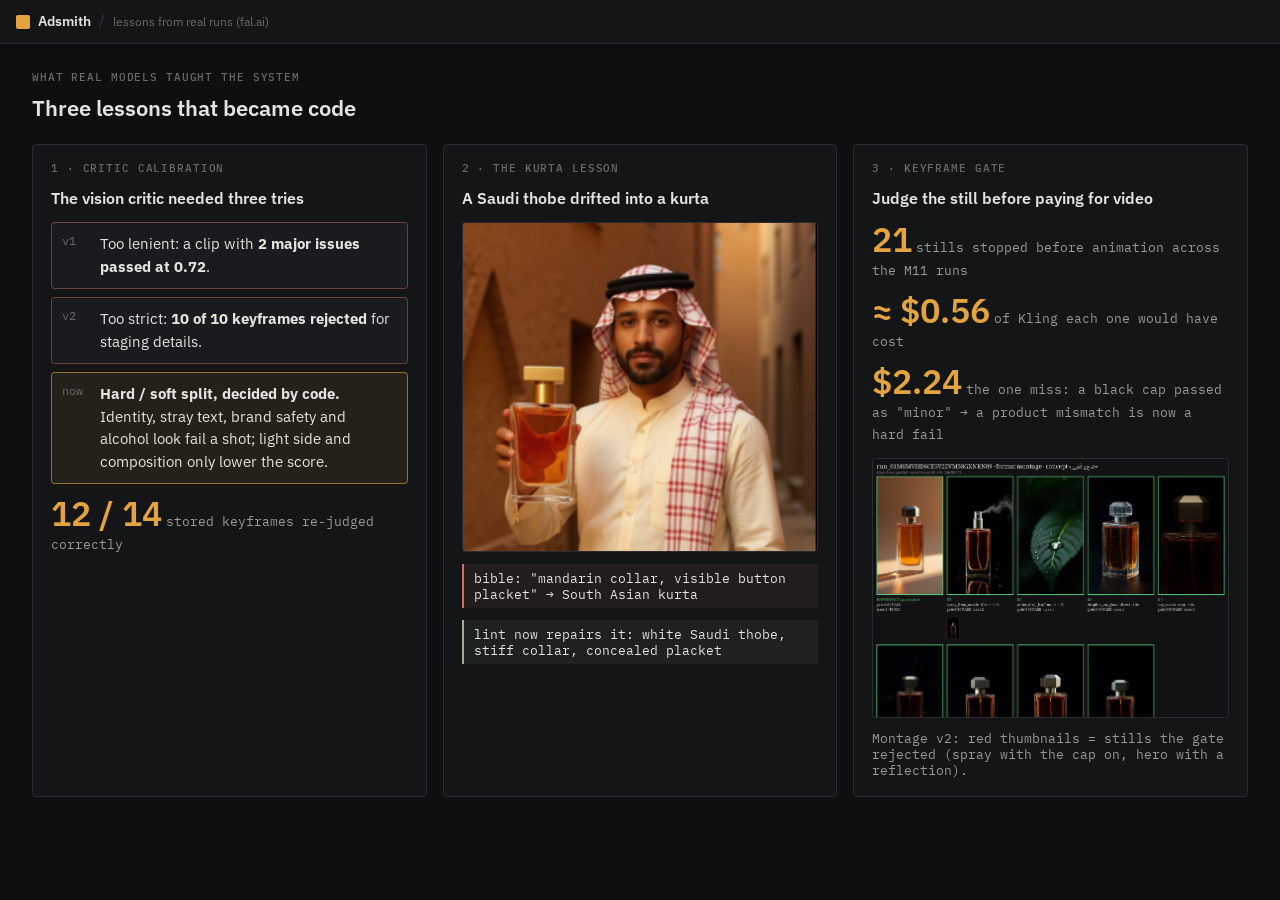
<file: docs/demo/lessons.html>
<!doctype html>
<html lang="en"><head><meta charset="utf-8"><title>Adsmith · lessons from real runs</title>
<link href="https://fonts.googleapis.com/css2?family=IBM+Plex+Mono:wght@400;500&family=IBM+Plex+Sans+Arabic:wght@400;500;600&family=IBM+Plex+Sans:wght@400;500;600&display=swap" rel="stylesheet">
<link rel="stylesheet" href="demo.css"></head>
<body>
<div class="top"><span class="mark"></span><span class="wordmark">Adsmith</span><span class="sep">/</span><span class="tag">lessons from real runs (fal.ai)</span></div>
<div class="wrap">
  <div class="label">What real models taught the system</div>
  <h1>Three lessons that became code</h1>
  <div class="cards">
    <section class="card" id="calibration">
      <div class="label">1 · Critic calibration</div>
      <h2>The vision critic needed three tries</h2>
      <div class="steps">
        <div class="step bad"><span class="n">v1</span><div>Too lenient: a clip with <b>2 major issues passed at 0.72</b>.</div></div>
        <div class="step bad"><span class="n">v2</span><div>Too strict: <b>10 of 10 keyframes rejected</b> for staging details.</div></div>
        <div class="step good"><span class="n">now</span><div><b>Hard / soft split, decided by code.</b> Identity, stray text, brand safety and alcohol look fail a shot; light side and composition only lower the score.</div></div>
      </div>
      <div><span class="big">12 / 14</span> <span class="mono" style="color:var(--muted)">stored keyframes re-judged correctly</span></div>
    </section>
    <section class="card" id="kurta">
      <div class="label">2 · The kurta lesson</div>
      <h2>A Saudi thobe drifted into a kurta</h2>
      <img class="img" src="assets/kurta_keyframe.png" alt="hero v2 keyframe" style="height:330px;object-fit:cover;object-position:50% 22%">
      <div class="lint mono">bible: "mandarin collar, visible button placket" → South Asian kurta</div>
      <div class="fix mono">lint now repairs it: white Saudi thobe, stiff collar, concealed placket</div>
    </section>
    <section class="card" id="gate">
      <div class="label">3 · Keyframe gate</div>
      <h2>Judge the still before paying for video</h2>
      <div><span class="big">21</span> <span class="mono" style="color:var(--muted)">stills stopped before animation across the M11 runs</span></div>
      <div><span class="big">≈ $0.56</span> <span class="mono" style="color:var(--muted)">of Kling each one would have cost</span></div>
      <div id="miss"><span class="big">$2.24</span> <span class="mono" style="color:var(--muted)">the one miss: a black cap passed as "minor" → a product mismatch is now a hard fail</span></div>
      <img class="img" src="assets/v2_contact_sheet.png" alt="montage v2 contact sheet" style="max-height:260px;object-fit:cover;object-position:top">
      <p class="mono">Montage v2: red thumbnails = stills the gate rejected (spray with the cap on, hero with a reflection).</p>
    </section>
  </div>
</div>
</body></html>
</file>
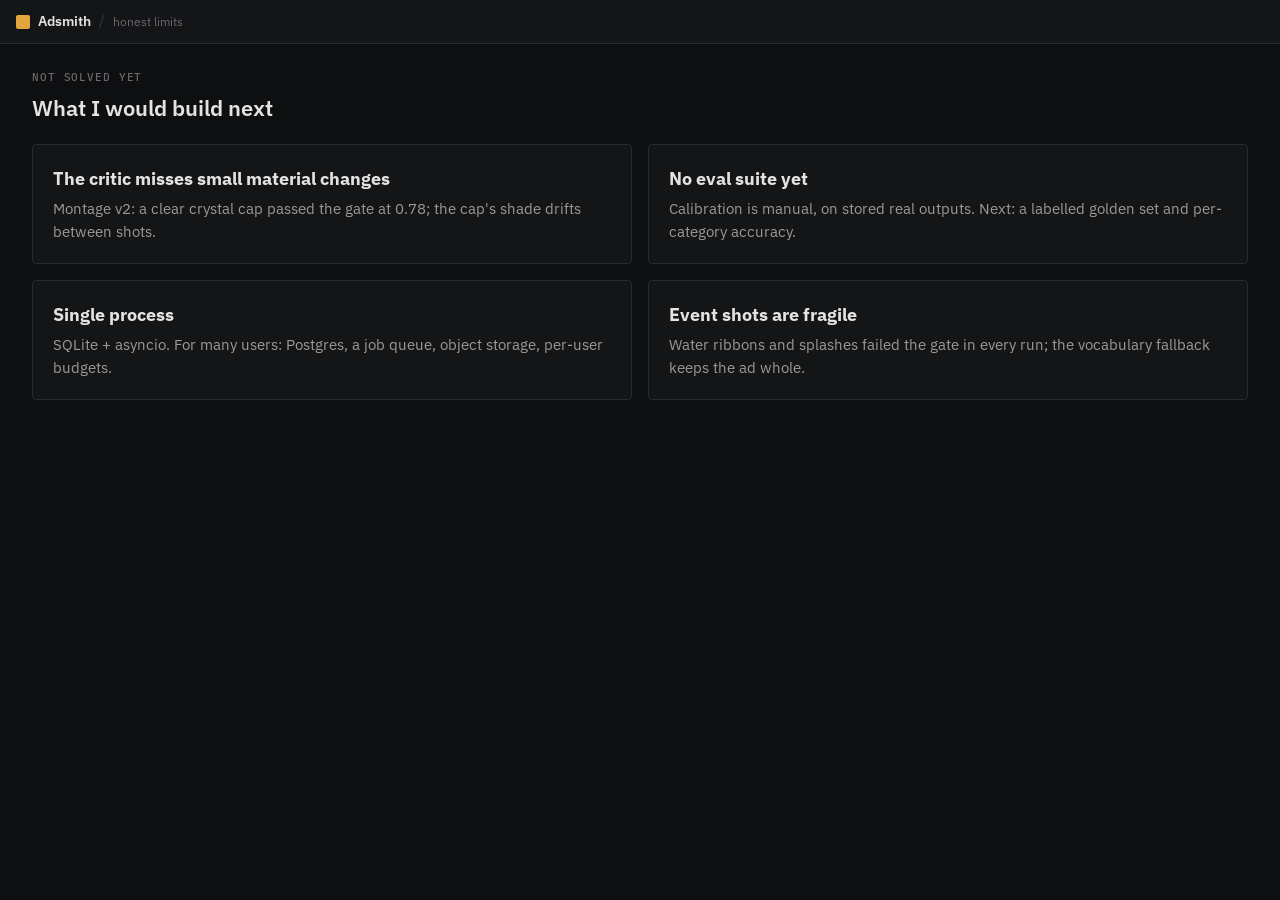
<file: docs/demo/limits.html>
<!doctype html>
<html lang="en"><head><meta charset="utf-8"><title>Adsmith · honest limits</title>
<link href="https://fonts.googleapis.com/css2?family=IBM+Plex+Mono:wght@400;500&family=IBM+Plex+Sans+Arabic:wght@400;500;600&family=IBM+Plex+Sans:wght@400;500;600&display=swap" rel="stylesheet">
<link rel="stylesheet" href="demo.css">
<style>.list{display:grid;grid-template-columns:1fr 1fr;gap:16px;max-width:1300px}.item{border:1px solid var(--line);border-radius:4px;background:var(--panel);padding:20px}.item h2{font-size:18px;margin:0 0 6px}.item p{margin:0;color:var(--muted)}</style></head>
<body>
<div class="top"><span class="mark"></span><span class="wordmark">Adsmith</span><span class="sep">/</span><span class="tag">honest limits</span></div>
<div class="wrap">
  <div class="label">Not solved yet</div>
  <h1>What I would build next</h1>
  <div class="list">
    <div class="item" id="l1"><h2>The critic misses small material changes</h2><p>Montage v2: a clear crystal cap passed the gate at 0.78; the cap's shade drifts between shots.</p></div>
    <div class="item" id="l2"><h2>No eval suite yet</h2><p>Calibration is manual, on stored real outputs. Next: a labelled golden set and per-category accuracy.</p></div>
    <div class="item" id="l3"><h2>Single process</h2><p>SQLite + asyncio. For many users: Postgres, a job queue, object storage, per-user budgets.</p></div>
    <div class="item" id="l4"><h2>Event shots are fragile</h2><p>Water ribbons and splashes failed the gate in every run; the vocabulary fallback keeps the ad whole.</p></div>
  </div>
</div>
</body></html>
</file>
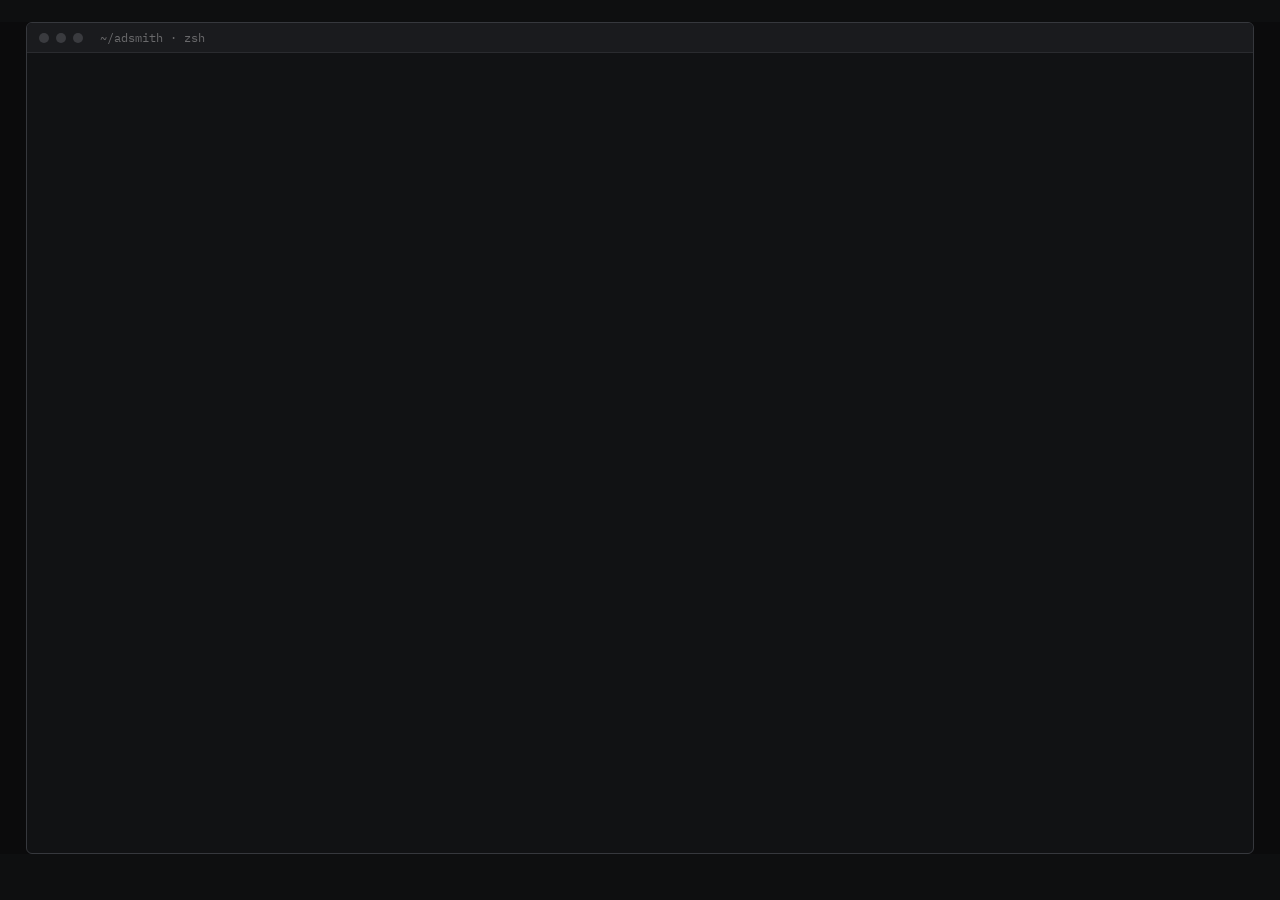
<file: docs/demo/terminal.html>
<!doctype html>
<html lang="en"><head><meta charset="utf-8"><title>make demo</title>
<link href="https://fonts.googleapis.com/css2?family=IBM+Plex+Mono:wght@400;500&family=IBM+Plex+Sans+Arabic:wght@400;500&display=swap" rel="stylesheet">
<link rel="stylesheet" href="demo.css">
<style>
  body { background:#0b0b0c; }
  .term { margin:22px auto; width:min(1560px,96vw); border:1px solid var(--line-2); border-radius:6px; background:#111214; overflow:hidden; }
  .bar { height:30px; display:flex; align-items:center; gap:7px; padding:0 12px; background:#1a1b1e; border-bottom:1px solid var(--line); }
  .dot { width:10px; height:10px; border-radius:50%; background:#3a3b3f; }
  .title { margin-left:10px; font:12px "IBM Plex Mono",monospace; color:var(--dim); }
  pre { margin:0; height:calc(100vh - 100px); overflow:hidden; padding:12px 16px; font:15px/1.42 "IBM Plex Mono","IBM Plex Sans Arabic",monospace; color:#d6d5d0; white-space:pre-wrap; word-break:break-word; }
  .b { font-weight:600; } .d { opacity:.6; } .i { font-style:italic; }
  .c30{color:#6a6a6c}.c31{color:#cf6f62}.c32{color:#9fb08f}.c33{color:#e3a33f}.c34{color:#7f9fc6}.c35{color:#b48ead}.c36{color:#8fb7bd}.c37{color:#e4e3df}
  .c90{color:#77787c}.c91{color:#e08a7f}.c92{color:#b3c4a3}.c93{color:#f0bd66}.c94{color:#9db6d6}.c95{color:#c9a7c4}.c96{color:#a6cfd4}.c97{color:#ffffff}
  .prompt { color:var(--accent); }
</style></head>
<body>
<div class="term"><div class="bar"><span class="dot"></span><span class="dot"></span><span class="dot"></span><span class="title">~/adsmith · zsh</span></div><pre id="out"></pre></div>
<script>
"use strict";
// Replays a pty capture (scripts/capture_terminal.py): SGR colour codes only, line based.
const out = document.getElementById("out");
let style = { b: false, d: false, i: false, c: null };
function esc(s) { return s.replace(/[&<>]/g, (c) => ({ "&": "&amp;", "<": "&lt;", ">": "&gt;" }[c])); }
function sgr(codes) {
  for (const n of codes.split(";").map(Number)) {
    if (n === 0 || Number.isNaN(n)) style = { b: false, d: false, i: false, c: null };
    else if (n === 1) style.b = true; else if (n === 2) style.d = true; else if (n === 3) style.i = true;
    else if (n === 22) { style.b = false; style.d = false; } else if (n === 23) style.i = false;
    else if ((n >= 30 && n <= 37) || (n >= 90 && n <= 97)) style.c = n; else if (n === 39) style.c = null;
  }
}
function render(text) {
  let html = "";
  const parts = text.replace(/\r/g, "").split(/\x1b\[([0-9;]*)m/);
  parts.forEach((p, i) => {
    if (i % 2) { sgr(p); return; }
    if (!p) return;
    const cls = [style.b && "b", style.d && "d", style.i && "i", style.c && `c${style.c}`].filter(Boolean).join(" ");
    html += cls ? `<span class="${cls}">${esc(p)}</span>` : esc(p);
  });
  return html;
}
window.play = (data, speed = 1, maxGap = 0.9) => new Promise((done) => {
  out.innerHTML = `<span class="prompt">$ </span>`;
  let t = 0; const timeline = [];
  let prev = 0;
  for (const [ts, chunk] of data.frames) { t += Math.min(ts - prev, maxGap) / speed; prev = ts; timeline.push([t, chunk]); }
  const start = performance.now();
  let k = 0;
  (function tick() {
    const now = (performance.now() - start) / 1000;
    while (k < timeline.length && timeline[k][0] <= now) { out.insertAdjacentHTML("beforeend", render(timeline[k][1])); k++; }
    out.scrollTop = out.scrollHeight;
    if (k < timeline.length) requestAnimationFrame(tick); else done(t);
  })();
});
// Replay with a piecewise-linear time map [[capture_s, video_s], ...] so the terminal follows the
// narration (e.g. the kill lands when it is spoken about).
window.playMapped = (data, anchors) => new Promise((done) => {
  out.innerHTML = `<span class="prompt">$ </span>`;
  const map = (t) => {
    for (let i = 1; i < anchors.length; i++) {
      const [c0, v0] = anchors[i - 1], [c1, v1] = anchors[i];
      if (t <= c1) return v0 + (c1 > c0 ? (t - c0) / (c1 - c0) : 0) * (v1 - v0);
    }
    return anchors[anchors.length - 1][1];
  };
  const timeline = data.frames.map(([ts, chunk]) => [map(ts), chunk]);
  const start = performance.now();
  let k = 0;
  (function tick() {
    const now = (performance.now() - start) / 1000;
    while (k < timeline.length && timeline[k][0] <= now) { out.insertAdjacentHTML("beforeend", render(timeline[k][1])); k++; }
    out.scrollTop = out.scrollHeight;
    if (k < timeline.length) requestAnimationFrame(tick); else done();
  })();
});
</script>
</body></html>
</file>
<file: docs/demo/demo.css>
/* Shared styling for the demo-only pages (lessons, limits, terminal): the studio's tokens. */
:root { --bg:#0e0f10; --panel:#141517; --raise:#1a1b1e; --line:#2a2b2f; --line-2:#36383d; --text:#e4e3df;
  --muted:#9b9a95; --dim:#6a6a6c; --accent:#e3a33f; --ok:#9fb08f; --bad:#cf6f62; }
* { box-sizing: border-box; }
html, body { margin:0; background:var(--bg); color:var(--text); font:400 15px/1.5 "IBM Plex Sans","IBM Plex Sans Arabic",system-ui,sans-serif; -webkit-font-smoothing:antialiased; }
.top { height:44px; display:flex; align-items:center; gap:8px; padding:0 16px; background:var(--panel); border-bottom:1px solid var(--line); }
.mark { width:14px; height:14px; border-radius:2px; background:var(--accent); }
.wordmark { font-weight:600; font-size:14px; } .sep { color:var(--line-2); } .tag { color:var(--dim); font-size:12px; }
.label { font:500 11px/1 "IBM Plex Mono",monospace; letter-spacing:.08em; text-transform:uppercase; color:var(--dim); }
.wrap { padding:28px 32px; }
h1 { font-size:22px; margin:8px 0 20px; font-weight:600; }
.cards { display:grid; grid-template-columns:repeat(3,minmax(0,1fr)); gap:16px; }
.card { border:1px solid var(--line); border-radius:4px; background:var(--panel); padding:18px; display:flex; flex-direction:column; gap:12px; }
.card h2 { font-size:16px; margin:0; font-weight:600; }
.card p { margin:0; color:var(--muted); }
.mono { font:12.5px "IBM Plex Mono",monospace; }
.steps { display:flex; flex-direction:column; gap:8px; }
.step { display:grid; grid-template-columns:28px 1fr; gap:10px; align-items:start; padding:10px; border:1px solid var(--line); border-radius:4px; background:var(--raise); }
.step .n { font:12px "IBM Plex Mono",monospace; color:var(--dim); }
.step.bad { border-color:rgba(207,111,98,.45); } .step.good { border-color:rgba(227,163,63,.6); background:rgba(227,163,63,.08); }
.big { font-size:34px; font-weight:600; color:var(--accent); line-height:1; }
.img { width:100%; border-radius:3px; border:1px solid var(--line); display:block; }
.lint { border-left:2px solid var(--bad); padding:6px 10px; background:rgba(207,111,98,.08); }
.fix { border-left:2px solid var(--ok); padding:6px 10px; background:rgba(159,176,143,.08); }
</file>
